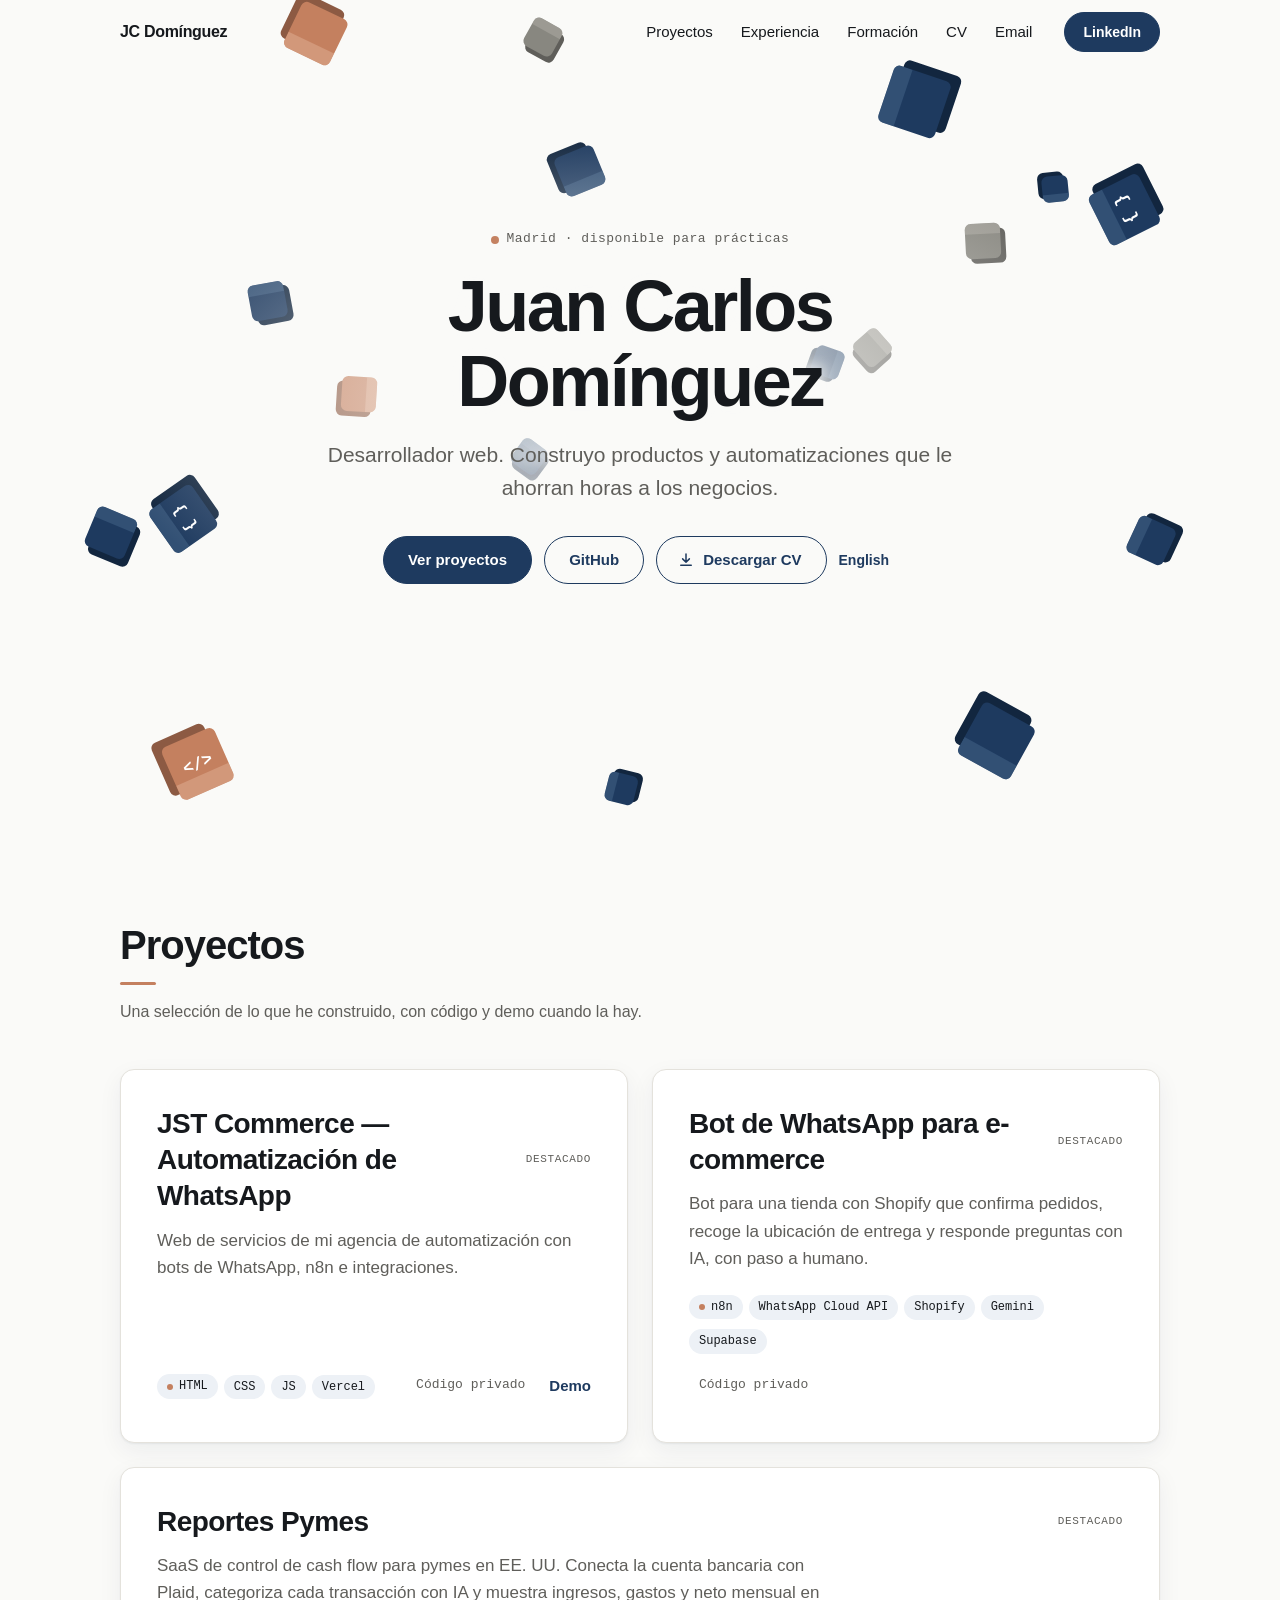
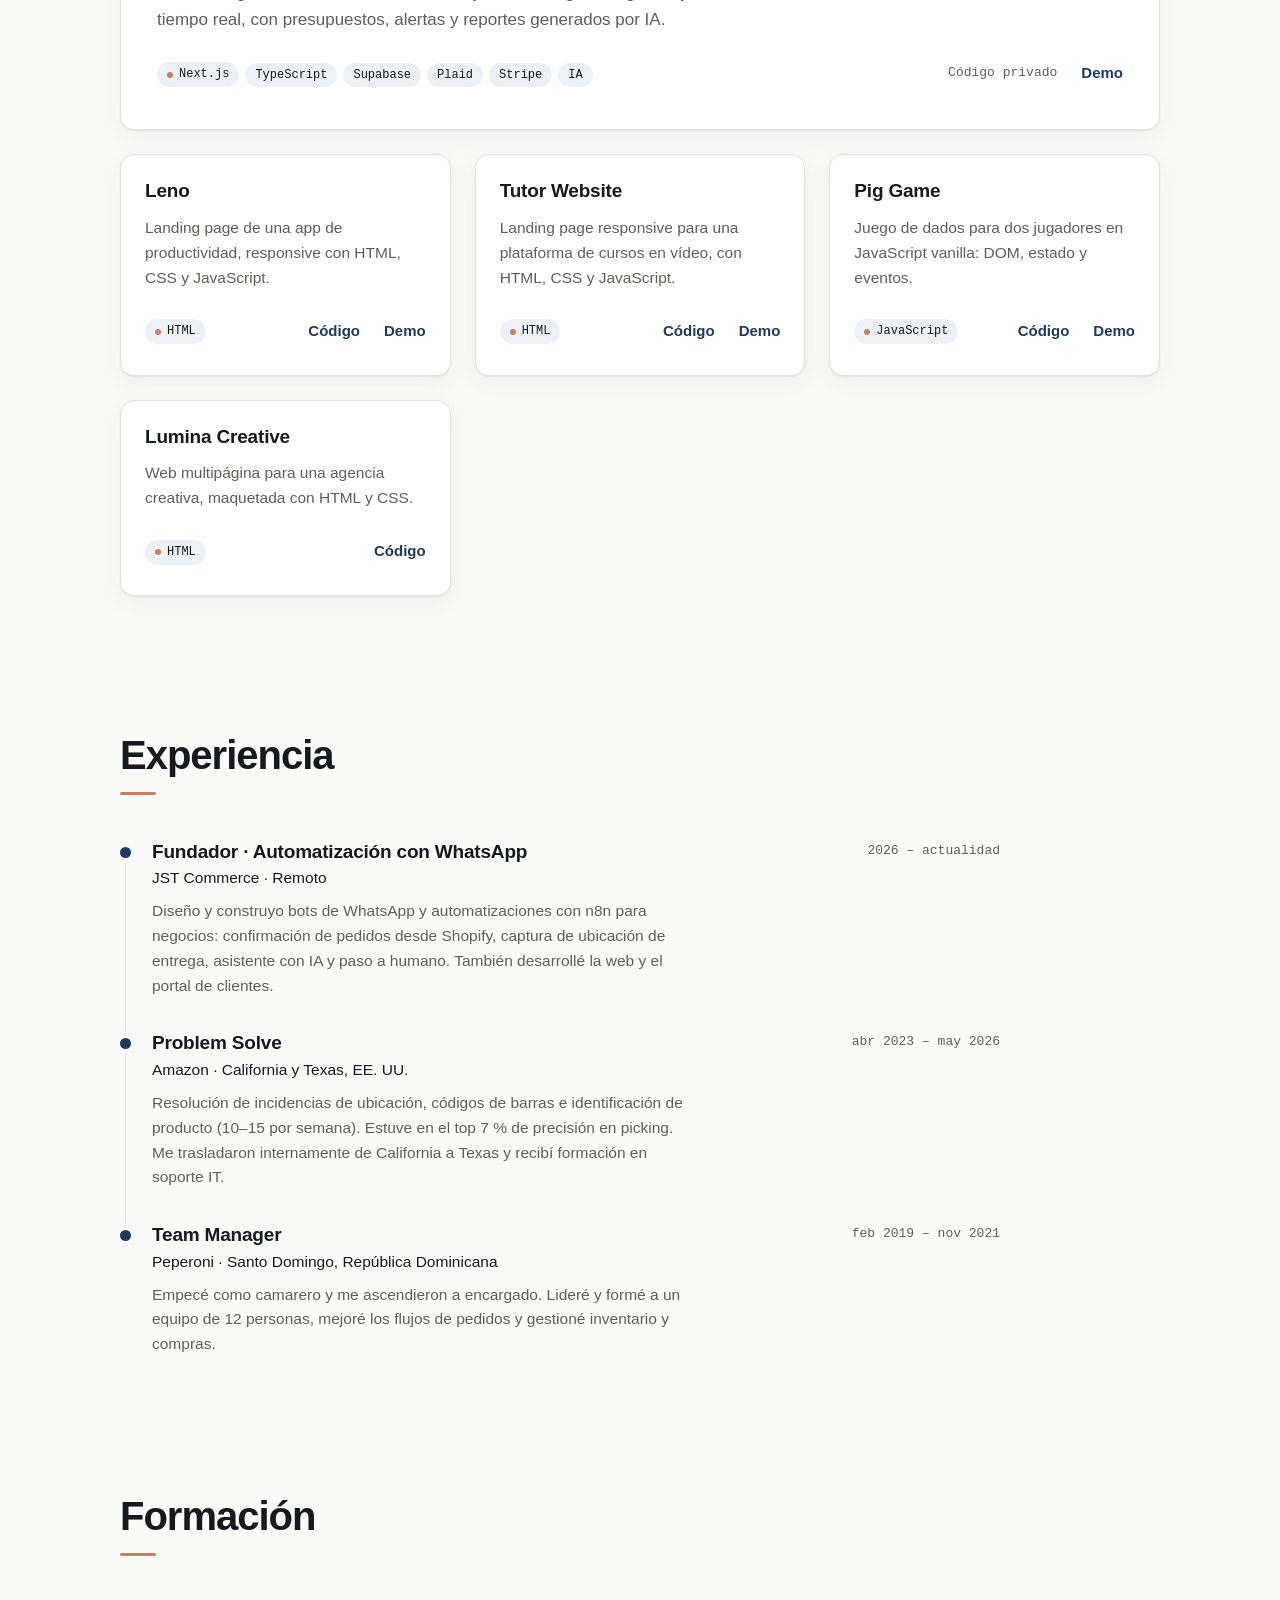
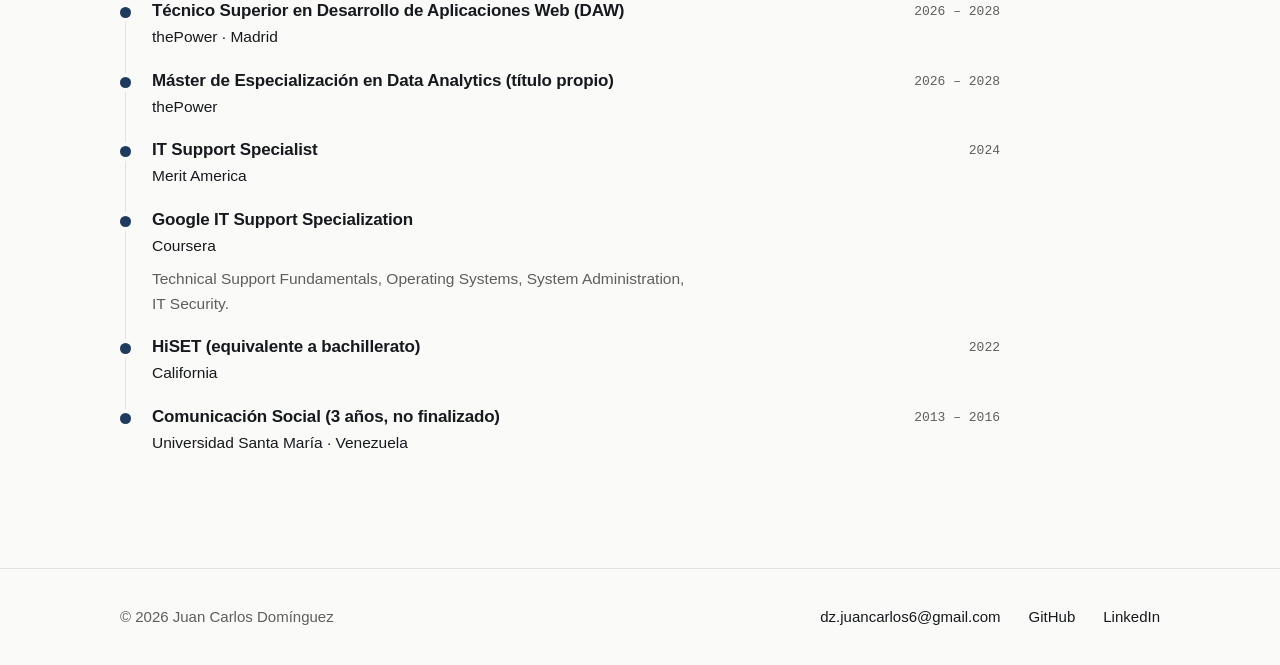
<file: index.html>
<!DOCTYPE html>
<html lang="es">
<head>
  <meta charset="UTF-8">
  <meta name="viewport" content="width=device-width, initial-scale=1.0">
  <title>Juan Carlos Domínguez · Desarrollador web</title>
  <meta name="description" content="Portfolio de Juan Carlos Domínguez, desarrollador web en Madrid. Construyo productos y automatizaciones que le ahorran horas a los negocios.">
  <meta property="og:type" content="website">
  <meta property="og:url" content="https://juansint.github.io/">
  <meta property="og:title" content="Juan Carlos Domínguez · Desarrollador web">
  <meta property="og:description" content="Construyo productos y automatizaciones que le ahorran horas a los negocios. Madrid · disponible para prácticas.">
  <meta property="og:image" content="https://juansint.github.io/og-image.png">
  <meta property="og:image:width" content="1200">
  <meta property="og:image:height" content="630">
  <meta property="og:image:alt" content="Juan Carlos Domínguez, desarrollador web en Madrid, junto a una composición de cubos azul marino, naranja y gris.">
  <meta name="twitter:card" content="summary_large_image">
  <meta name="twitter:image" content="https://juansint.github.io/og-image.png">
  <meta name="theme-color" content="#FAFAF8" media="(prefers-color-scheme: light)">
  <meta name="theme-color" content="#0F141B" media="(prefers-color-scheme: dark)">
  <link rel="icon" href="favicon.svg" type="image/svg+xml">
  <link rel="icon" href="favicon_io/favicon.ico" sizes="any">
  <link rel="apple-touch-icon" sizes="180x180" href="favicon_io/apple-touch-icon.png">
  <link rel="manifest" href="favicon_io/site.webmanifest">
  <link rel="stylesheet" href="css/styles.css">
  <script>document.documentElement.classList.add('js');</script>
  <script src="js/nav.js" defer></script>
  <script src="js/hero-cubes.js" defer></script>
  <script src="js/reveal.js" defer></script>
  <script src="js/projects.js" defer></script>
  <script src="js/experience.js" defer></script>
</head>
<body>
  <header class="site-header" data-header>
    <nav class="nav" aria-label="Principal">
      <a class="nav__brand" href="#inicio">JC Domínguez</a>
      <button class="nav__toggle" type="button" aria-expanded="false" aria-controls="nav-menu" aria-label="Abrir menú">
        <span class="nav__bars" aria-hidden="true"></span>
      </button>
      <div class="nav__menu" id="nav-menu">
        <ul class="nav__links">
          <li><a href="#proyectos"><span class="link-underline">Proyectos</span></a></li>
          <li><a href="#experiencia"><span class="link-underline">Experiencia</span></a></li>
          <li><a href="#formacion"><span class="link-underline">Formación</span></a></li>
          <li><a href="cv.pdf"><span class="link-underline">CV</span></a></li>
          <li><a href="mailto:dz.juancarlos6@gmail.com" title="dz.juancarlos6@gmail.com"><span class="link-underline">Email</span></a></li>
        </ul>
        <a class="btn btn--primary btn--sm" href="https://www.linkedin.com/in/juanc-dominguez" rel="noopener">LinkedIn</a>
      </div>
    </nav>
  </header>

  <main>
    <section class="hero" id="inicio" aria-labelledby="hero-title">
      <canvas class="hero__canvas" aria-hidden="true"></canvas>
      <div class="hero__content">
        <p class="hero__eyebrow">Madrid · disponible para prácticas</p>
        <h1 class="hero__title" id="hero-title">Juan Carlos Domínguez</h1>
        <p class="hero__lead">Desarrollador web. Construyo productos y automatizaciones que le ahorran horas a los negocios.</p>
        <div class="hero__actions">
          <a class="btn btn--primary" href="#proyectos">Ver proyectos</a>
          <a class="btn btn--ghost" href="https://github.com/Juansint" rel="noopener">GitHub</a>
          <span class="hero__cv">
            <a class="btn btn--ghost" href="cv.pdf" download="CV-Juan-Carlos-Dominguez.pdf">
              <svg class="btn__icon" viewBox="0 0 24 24" width="18" height="18" aria-hidden="true" focusable="false"><path d="M12 4v11m0 0-4.5-4.5M12 15l4.5-4.5M5 19h14" fill="none" stroke="currentColor" stroke-width="2" stroke-linecap="round" stroke-linejoin="round"/></svg>
              Descargar CV
            </a>
            <a class="hero__alt" href="cv-en.pdf" download="CV-Juan-Carlos-Dominguez-EN.pdf" hreflang="en" aria-label="English: descargar CV en inglés"><span class="link-underline">English</span></a>
          </span>
        </div>
      </div>
    </section>

    <section class="section projects" id="proyectos" aria-labelledby="projects-title">
      <div class="container">
        <header class="section-head">
          <h2 class="section-head__title" id="projects-title">Proyectos</h2>
          <p class="section-head__lead">Una selección de lo que he construido, con código y demo cuando la hay.</p>
        </header>
        <div class="projects__grid" data-projects aria-live="polite">
          <p class="projects__status">Cargando proyectos…</p>
        </div>
      </div>
    </section>

    <section class="section" id="experiencia" aria-labelledby="experience-title">
      <div class="container">
        <header class="section-head">
          <h2 class="section-head__title" id="experience-title">Experiencia</h2>
        </header>
        <ol class="timeline" data-timeline="experiencia">
          <li class="timeline__status">Cargando experiencia…</li>
        </ol>
      </div>
    </section>

    <section class="section" id="formacion" aria-labelledby="education-title">
      <div class="container">
        <header class="section-head">
          <h2 class="section-head__title" id="education-title">Formación</h2>
        </header>
        <ol class="timeline timeline--compact" data-timeline="formacion">
          <li class="timeline__status">Cargando formación…</li>
        </ol>
      </div>
    </section>
  </main>

  <footer class="footer">
    <div class="container footer__inner">
      <p>© 2026 Juan Carlos Domínguez</p>
      <ul class="footer__links">
        <li><a href="mailto:dz.juancarlos6@gmail.com"><span class="link-underline">dz.juancarlos6@gmail.com</span></a></li>
        <li><a href="https://github.com/Juansint" rel="noopener"><span class="link-underline">GitHub</span></a></li>
        <li><a href="https://www.linkedin.com/in/juanc-dominguez" rel="noopener"><span class="link-underline">LinkedIn</span></a></li>
      </ul>
    </div>
  </footer>
</body>
</html>
</file>
<file: css/styles.css>
:root {
  --bg: #FAFAF8;
  --surface: #FFFFFF;
  --text: #16191D;
  --muted: #5F5E5A;
  --border: #E4E2DC;
  --accent: #1E3A5F;
  --accent-hover: #12263F;
  --accent-contrast: #FFFFFF;
  --detail: #C4805F;
  --tag-bg: #EDF1F6;
  --shadow: 0 1px 2px rgba(18, 38, 63, 0.06), 0 8px 24px rgba(18, 38, 63, 0.06);
  --shadow-hover: 0 2px 4px rgba(18, 38, 63, 0.08), 0 16px 40px rgba(18, 38, 63, 0.12);
  --halo: rgba(250, 250, 248, 0.92);
  --glow: #4A6B8F;

  --font-sans: ui-sans-serif, -apple-system, BlinkMacSystemFont, "Segoe UI Variable", "Segoe UI", Roboto, "Helvetica Neue", Arial, sans-serif;
  --font-mono: ui-monospace, "SF Mono", SFMono-Regular, Menlo, Consolas, "Liberation Mono", monospace;
  --radius: 14px;
  --gutter: clamp(16px, 4vw, 40px);
  --header-h: 64px;

  color-scheme: light dark;
}

@media (prefers-color-scheme: dark) {
  :root {
    --bg: #0F141B;
    --surface: #161D27;
    --text: #E8E9EB;
    --muted: #A3A7AE;
    --border: #273241;
    --accent: #7896B8;
    --accent-hover: #9AB2CE;
    --accent-contrast: #0F141B;
    --detail: #E2B39C;
    --tag-bg: #1F2A38;
    --shadow: 0 1px 2px rgba(0, 0, 0, 0.3), 0 8px 24px rgba(0, 0, 0, 0.25);
    --shadow-hover: 0 2px 4px rgba(0, 0, 0, 0.35), 0 16px 40px rgba(0, 0, 0, 0.4);
    --halo: rgba(15, 20, 27, 0.9);
    --glow: #A9BFD9;
  }
}

*,
*::before,
*::after {
  box-sizing: border-box;
}

html {
  scroll-behavior: smooth;
  -webkit-text-size-adjust: 100%;
}

body {
  margin: 0;
  background: var(--bg);
  color: var(--text);
  font-family: var(--font-sans);
  font-size: 1rem;
  line-height: 1.6;
  -webkit-font-smoothing: antialiased;
  text-rendering: optimizeLegibility;
}

h1, h2, h3, p {
  margin: 0;
}

a {
  color: inherit;
}

:focus-visible {
  outline: 3px solid var(--accent);
  outline-offset: 3px;
  border-radius: 6px;
}

.container {
  width: 100%;
  max-width: 1120px;
  margin: 0 auto;
  padding: 0 var(--gutter);
}

/* Subrayado que aparece de izquierda a derecha y se recoge hacia la derecha.
   Va en el enlace o en un span dentro de él (cuando el enlace tiene relleno para el área táctil). */
.link-underline {
  display: inline;
  text-decoration: none;
  background-image: linear-gradient(currentColor, currentColor);
  background-repeat: no-repeat;
  background-position: 100% 100%;
  background-size: 0% 1px;
  -webkit-box-decoration-break: clone;
  box-decoration-break: clone;
  transition: background-size 300ms cubic-bezier(.2, .7, .2, 1);
}

.link-underline:hover,
.link-underline:focus-visible,
a:hover > .link-underline,
a:focus-visible > .link-underline {
  background-position: 0 100%;
  background-size: 100% 1px;
}

.sr-only {
  position: absolute;
  width: 1px;
  height: 1px;
  padding: 0;
  margin: -1px;
  overflow: hidden;
  clip: rect(0, 0, 0, 0);
  white-space: nowrap;
  border: 0;
}

/* ---------- Hero ---------- */

.hero {
  position: relative;
  min-height: 90vh;
  min-height: 90svh;
  display: flex;
  align-items: center;
  justify-content: center;
  overflow: hidden;
  isolation: isolate;
  touch-action: pan-y;
}

.hero__canvas {
  position: absolute;
  inset: 0;
  width: 100%;
  height: 100%;
  z-index: 0;
  display: block;
}

/* Halo suave detrás del texto para que siempre se lea por encima de los cubos */
.hero::after {
  content: "";
  position: absolute;
  inset: 0;
  z-index: 1;
  pointer-events: none;
  background: radial-gradient(ellipse 42% 34% at 50% 50%, var(--halo) 0%, transparent 100%);
}

@media (max-width: 767px) {
  .hero::after {
    background: radial-gradient(ellipse 75% 38% at 50% 50%, var(--halo) 30%, transparent 100%);
  }
}

.hero__content {
  position: relative;
  z-index: 2;
  max-width: 760px;
  padding: 48px var(--gutter);
  text-align: center;
  pointer-events: none;
}

.hero__content > * {
  text-shadow: 0 0 14px var(--bg), 0 0 28px var(--bg);
}

.hero__eyebrow {
  display: inline-flex;
  align-items: center;
  gap: 0.6em;
  font-family: var(--font-mono);
  font-size: 0.8125rem;
  letter-spacing: 0.04em;
  color: var(--muted);
}

@media (max-width: 380px) {
  .hero__eyebrow {
    font-size: 0.75rem;
    letter-spacing: 0;
  }
}

.hero__eyebrow::before {
  content: "";
  width: 8px;
  height: 8px;
  border-radius: 50%;
  background: var(--detail);
  flex: none;
}

.hero__title {
  margin-top: 18px;
  font-size: clamp(2.25rem, 1.2rem + 5.2vw, 4.5rem);
  line-height: 1.04;
  letter-spacing: -0.035em;
  font-weight: 700;
  text-wrap: balance;
}

.hero__lead {
  margin: 20px auto 0;
  max-width: 34em;
  font-size: clamp(1.0625rem, 0.95rem + 0.5vw, 1.3125rem);
  line-height: 1.55;
  color: var(--muted);
  text-wrap: pretty;
}

.hero__actions {
  margin-top: 32px;
  display: flex;
  flex-wrap: wrap;
  justify-content: center;
  gap: 12px;
}

.btn {
  pointer-events: auto;
  display: inline-flex;
  align-items: center;
  justify-content: center;
  min-height: 48px;
  padding: 0 24px;
  border-radius: 999px;
  border: 1.5px solid var(--accent);
  font-weight: 600;
  font-size: 0.9375rem;
  text-decoration: none;
  text-shadow: none;
  transition: background-color 0.2s ease, color 0.2s ease, transform 0.2s ease;
}

.btn--primary {
  background: var(--accent);
  color: var(--accent-contrast);
}

.btn--primary:hover {
  background: var(--accent-hover);
  border-color: var(--accent-hover);
}

.btn--ghost {
  background: var(--bg);
  color: var(--accent);
}

.btn--ghost:hover {
  background: var(--tag-bg);
}

.btn__icon {
  flex: none;
  margin: 0 8px 0 -4px;
}

/* "Descargar CV" + enlace pequeño a la versión en inglés, siempre juntos al hacer wrap */
.hero__cv {
  display: inline-flex;
  align-items: center;
  gap: 4px;
}

.hero__alt {
  pointer-events: auto;
  display: inline-flex;
  align-items: center;
  min-height: 48px;
  padding: 0 8px;
  color: var(--accent);
  font-size: 0.875rem;
  font-weight: 600;
  text-decoration: none;
}

.btn:active {
  transform: translateY(1px);
}

/* ---------- Proyectos ---------- */

.section {
  padding: clamp(56px, 9vw, 112px) 0;
  scroll-margin-top: var(--header-h);
}

.section + .section {
  padding-top: clamp(8px, 2vw, 24px);
}

.section-head {
  margin-bottom: clamp(28px, 4vw, 44px);
}

.section-head__title {
  font-size: clamp(1.75rem, 1.3rem + 2vw, 2.5rem);
  line-height: 1.15;
  letter-spacing: -0.025em;
  font-weight: 700;
}

.section-head__title::after {
  content: "";
  display: block;
  width: 36px;
  height: 3px;
  margin-top: 14px;
  border-radius: 2px;
  background: var(--detail);
}

.section-head__lead {
  margin-top: 14px;
  color: var(--muted);
  max-width: 36em;
}

.projects__grid {
  display: grid;
  grid-template-columns: 1fr;
  gap: 20px;
}

@media (min-width: 640px) {
  .projects__grid {
    grid-template-columns: repeat(2, minmax(0, 1fr));
  }
  .card--featured {
    grid-column: span 2;
  }
}

/* 6 columnas: destacados a media fila (o fila entera si queda uno suelto), el resto de 3 en 3 */
@media (min-width: 1024px) {
  .projects__grid {
    grid-template-columns: repeat(6, minmax(0, 1fr));
    gap: 24px;
  }
  .card {
    grid-column: span 2;
  }
  .card--featured {
    grid-column: span 3;
  }
  .card--wide {
    grid-column: 1 / -1;
  }
}

.projects__status {
  grid-column: 1 / -1;
  color: var(--muted);
}

.card {
  position: relative;
  display: flex;
  flex-direction: column;
  gap: 12px;
  min-width: 0;
  padding: 24px;
  background: var(--surface);
  border: 1px solid var(--border);
  border-radius: var(--radius);
  box-shadow: var(--shadow);
  transition: transform 0.25s ease-out, box-shadow 0.25s ease-out;
}

.card:hover,
.card:focus-within {
  transform: translateY(-4px);
  box-shadow: var(--shadow-hover);
}

/* Brillo de borde que sigue al cursor. js/projects.js escribe --mx/--my en la tarjeta;
   la máscara deja ver solo el anillo de 1.5px. inset -1px lo coloca sobre el borde de 1px. */
.card {
  --mx: 50%;
  --my: 0px;
}

.card::after {
  content: "";
  position: absolute;
  inset: -1px;
  padding: 1.5px;
  border-radius: inherit;
  pointer-events: none;
  background: radial-gradient(180px circle at var(--mx) var(--my), var(--glow), transparent 70%);
  -webkit-mask: linear-gradient(#000 0 0) content-box, linear-gradient(#000 0 0);
  -webkit-mask-composite: xor;
  mask: linear-gradient(#000 0 0) content-box, linear-gradient(#000 0 0);
  mask-composite: exclude;
  opacity: 0;
  transition: opacity 250ms ease-out;
}

.card:hover::after,
.card:focus-within::after {
  opacity: 1;
}

/* Con teclado no hay cursor: se ilumina el borde superior */
.card:has(:focus-visible)::after {
  --mx: 50%;
  --my: 0px;
}

/* Estado inicial de la animación de entrada (solo si js/reveal.js la activa) */
.reveal-ready .reveal {
  opacity: 0;
  transform: translateY(24px);
  transition: opacity 500ms ease-out, transform 500ms ease-out, box-shadow 0.25s ease-out, border-color 0.25s ease-out;
}

.reveal-ready .reveal.is-visible {
  opacity: 1;
  transform: none;
}

.reveal-ready .card.is-visible:hover,
.reveal-ready .card.is-visible:focus-within {
  transform: translateY(-4px);
}

.reveal-ready .reveal.is-done {
  transition: transform 0.25s ease-out, box-shadow 0.25s ease-out, border-color 0.25s ease-out;
}

.card--featured {
  padding: clamp(24px, 3.2vw, 36px);
}

.card__top {
  display: flex;
  align-items: center;
  justify-content: space-between;
  gap: 12px;
}

.card__title {
  font-size: 1.1875rem;
  line-height: 1.3;
  letter-spacing: -0.01em;
  font-weight: 650;
  overflow-wrap: anywhere;
}

.card--featured .card__title {
  font-size: clamp(1.375rem, 1.1rem + 1vw, 1.75rem);
  letter-spacing: -0.02em;
}

.card__badge {
  flex: none;
  font-family: var(--font-mono);
  font-size: 0.6875rem;
  letter-spacing: 0.06em;
  text-transform: uppercase;
  color: var(--muted);
}

.card__desc {
  color: var(--muted);
  font-size: 0.9688rem;
}

.card--featured .card__desc {
  font-size: 1.0625rem;
  max-width: 40em;
}

.card__desc--pending {
  font-style: italic;
}

.card__footer {
  margin-top: auto;
  padding-top: 8px;
  display: flex;
  flex-wrap: wrap;
  align-items: center;
  justify-content: space-between;
  gap: 12px 16px;
}

.tag {
  display: inline-flex;
  align-items: center;
  gap: 6px;
  padding: 4px 10px;
  border-radius: 999px;
  background: var(--tag-bg);
  color: var(--text);
  font-family: var(--font-mono);
  font-size: 0.75rem;
  line-height: 1.4;
}

.tag::before {
  content: "";
  width: 6px;
  height: 6px;
  border-radius: 50%;
  background: var(--detail);
}

.card__tags {
  display: flex;
  flex-wrap: wrap;
  gap: 6px;
  margin: 0;
  padding: 0;
  list-style: none;
}

/* El punto naranja solo en la primera etiqueta, para no saturar */
.card__tags li + li .tag::before {
  display: none;
}

.card__private {
  display: inline-flex;
  align-items: center;
  min-height: 40px;
  padding: 0 10px;
  color: var(--muted);
  font-family: var(--font-mono);
  font-size: 0.8125rem;
}

.card__links {
  display: flex;
  gap: 4px;
  margin: 0 -10px 0 0;
  padding: 0;
  list-style: none;
}

.card__links a {
  display: inline-flex;
  align-items: center;
  min-height: 40px;
  padding: 0 10px;
  border-radius: 8px;
  color: var(--accent);
  font-weight: 600;
  font-size: 0.9375rem;
  text-decoration: none;
}

/* ---------- Experiencia y formación (línea de tiempo) ---------- */

.timeline {
  --dot: 11px;
  --dot-top: 8px;
  --row-gap: 32px;
  margin: 0;
  padding: 0;
  list-style: none;
  max-width: 880px;
}

.timeline--compact {
  --row-gap: 20px;
  --dot-top: 7px;
}

.timeline__item {
  position: relative;
  padding: 0 0 var(--row-gap) 32px;
}

.timeline__item:last-child {
  padding-bottom: 0;
}

/* Punto azul marino de cada fila */
.timeline__item::before {
  content: "";
  position: absolute;
  left: 0;
  top: var(--dot-top);
  width: var(--dot);
  height: var(--dot);
  border-radius: 50%;
  background: var(--accent);
  box-shadow: 0 0 0 4px var(--bg);
  z-index: 1;
}

/* Línea fina que une cada punto con el siguiente */
.timeline__item:not(:last-child)::after {
  content: "";
  position: absolute;
  left: calc(var(--dot) / 2 - 0.5px);
  top: calc(var(--dot-top) + var(--dot) / 2);
  bottom: calc(var(--dot-top) * -1 - var(--dot) / 2);
  width: 1px;
  background: var(--border);
}

.timeline__body {
  display: grid;
  grid-template-columns: minmax(0, 1fr);
  grid-template-areas: "role" "org" "dates" "desc";
  transition: transform 0.25s ease-out;
}

.timeline__item:hover .timeline__body {
  transform: translateX(4px);
}

.timeline__role {
  grid-area: role;
  font-size: 1.1875rem;
  line-height: 1.35;
  letter-spacing: -0.01em;
  font-weight: 650;
}

.timeline--compact .timeline__role {
  font-size: 1.0625rem;
  font-weight: 600;
}

.timeline__org {
  grid-area: org;
  margin-top: 2px;
  color: var(--text);
  font-size: 0.9688rem;
}

.timeline__dates {
  grid-area: dates;
  margin-top: 2px;
  color: var(--muted);
  font-family: var(--font-mono);
  font-size: 0.8125rem;
  line-height: 1.9;
  white-space: nowrap;
}

.timeline__desc {
  grid-area: desc;
  margin-top: 8px;
  max-width: 62ch;
  color: var(--muted);
  font-size: 0.9688rem;
}

@media (min-width: 640px) {
  .timeline__body {
    grid-template-columns: minmax(0, 1fr) auto;
    grid-template-areas: "role dates" "org dates" "desc desc";
    column-gap: 24px;
  }
  .timeline__dates {
    margin-top: 0;
    text-align: right;
  }
}

.timeline__status {
  color: var(--muted);
}

/* ---------- Navegación ---------- */

.site-header {
  position: fixed;
  top: 0;
  left: 0;
  right: 0;
  z-index: 50;
  border-bottom: 1px solid transparent;
  transition: background-color 0.25s ease, border-color 0.25s ease, box-shadow 0.25s ease;
}

.site-header.is-scrolled,
.site-header.is-open {
  background: color-mix(in srgb, var(--bg) 88%, transparent);
  border-bottom-color: var(--border);
  -webkit-backdrop-filter: saturate(140%) blur(12px);
  backdrop-filter: saturate(140%) blur(12px);
}

.nav {
  display: flex;
  align-items: center;
  justify-content: space-between;
  gap: 16px;
  max-width: 1120px;
  height: var(--header-h);
  margin: 0 auto;
  padding: 0 var(--gutter);
}

.nav__brand {
  font-weight: 700;
  letter-spacing: -0.02em;
  text-decoration: none;
  padding: 8px 0;
  transition: color 250ms ease, text-shadow 250ms ease;
}

.nav__brand:hover,
.nav__brand:focus-visible {
  color: var(--glow);
  text-shadow: 0 0 12px color-mix(in srgb, var(--glow) 35%, transparent);
}

.nav__menu {
  display: flex;
  align-items: center;
  gap: 20px;
}

.nav__links {
  display: flex;
  gap: 4px;
  margin: 0;
  padding: 0;
  list-style: none;
}

.nav__links a {
  display: inline-flex;
  align-items: center;
  min-height: 40px;
  padding: 0 12px;
  border-radius: 8px;
  color: var(--text);
  font-size: 0.9375rem;
  font-weight: 500;
  text-decoration: none;
  transition: color 0.2s ease;
}

.nav__links a:hover {
  color: var(--accent);
}

.btn--sm {
  min-height: 40px;
  padding: 0 18px;
  font-size: 0.875rem;
}

.nav__toggle {
  display: none;
  align-items: center;
  justify-content: center;
  width: 44px;
  height: 44px;
  margin-right: -10px;
  padding: 0;
  border: 0;
  border-radius: 10px;
  background: transparent;
  color: var(--text);
  cursor: pointer;
}

.nav__bars,
.nav__bars::before,
.nav__bars::after {
  display: block;
  width: 20px;
  height: 2px;
  border-radius: 2px;
  background: currentColor;
  transition: transform 0.25s ease, background-color 0.25s ease;
}

.nav__bars {
  position: relative;
}

.nav__bars::before,
.nav__bars::after {
  content: "";
  position: absolute;
  left: 0;
}

.nav__bars::before {
  top: -6px;
}

.nav__bars::after {
  top: 6px;
}

.is-open .nav__bars {
  background: transparent;
}

.is-open .nav__bars::before {
  transform: translateY(6px) rotate(45deg);
}

.is-open .nav__bars::after {
  transform: translateY(-6px) rotate(-45deg);
}

/* Menú hamburguesa (solo con JS; sin JS los enlaces siguen visibles) */
@media (max-width: 767px) {
  .js .nav__toggle {
    display: inline-flex;
  }

  .js .nav__menu {
    position: absolute;
    top: var(--header-h);
    left: 0;
    right: 0;
    flex-direction: column;
    align-items: stretch;
    gap: 12px;
    padding: 8px var(--gutter) 20px;
    background: var(--bg);
    border-bottom: 1px solid var(--border);
    box-shadow: var(--shadow);
    visibility: hidden;
    opacity: 0;
    transform: translateY(-8px);
    transition: opacity 0.2s ease, transform 0.2s ease, visibility 0s linear 0.2s;
  }

  .js .is-open .nav__menu {
    visibility: visible;
    opacity: 1;
    transform: none;
    transition: opacity 0.2s ease, transform 0.2s ease;
  }

  .js .nav__links {
    flex-direction: column;
    margin: 0 -12px;
  }

  .js .nav__links a {
    min-height: 48px;
    font-size: 1.0625rem;
  }

  .js .nav__menu .btn {
    min-height: 48px;
  }

  /* Sin JS: solo los tres enlaces, compactos en una línea */
  html:not(.js) .nav__links a {
    padding: 0 6px;
    font-size: 0.875rem;
  }
  html:not(.js) .nav__brand,
  html:not(.js) .nav__menu .btn {
    display: none;
  }
}

/* ---------- Footer ---------- */

.footer {
  border-top: 1px solid var(--border);
  padding: 28px 0;
  color: var(--muted);
  font-size: 0.9375rem;
}

.footer__inner {
  display: flex;
  flex-wrap: wrap;
  align-items: center;
  justify-content: space-between;
  gap: 12px 24px;
}

.footer__links {
  display: flex;
  flex-wrap: wrap;
  gap: 0 8px;
  margin: 0 -10px;
  padding: 0;
  list-style: none;
}

.footer__links a {
  display: inline-flex;
  align-items: center;
  min-height: 40px;
  padding: 0 10px;
  color: var(--text);
  font-weight: 500;
  text-decoration: none;
  transition: color 0.2s ease;
}

.footer__links a:hover {
  color: var(--accent);
}

@media (max-width: 480px) {
  .footer__inner {
    flex-direction: column-reverse;
    align-items: flex-start;
  }
}

@media (prefers-reduced-motion: reduce) {
  html {
    scroll-behavior: auto;
  }
  *,
  *::before,
  *::after {
    transition-duration: 0.01ms !important;
    animation-duration: 0.01ms !important;
  }
  .card:hover,
  .card:focus-within,
  .timeline__item:hover .timeline__body {
    transform: none;
  }
}
</file>
